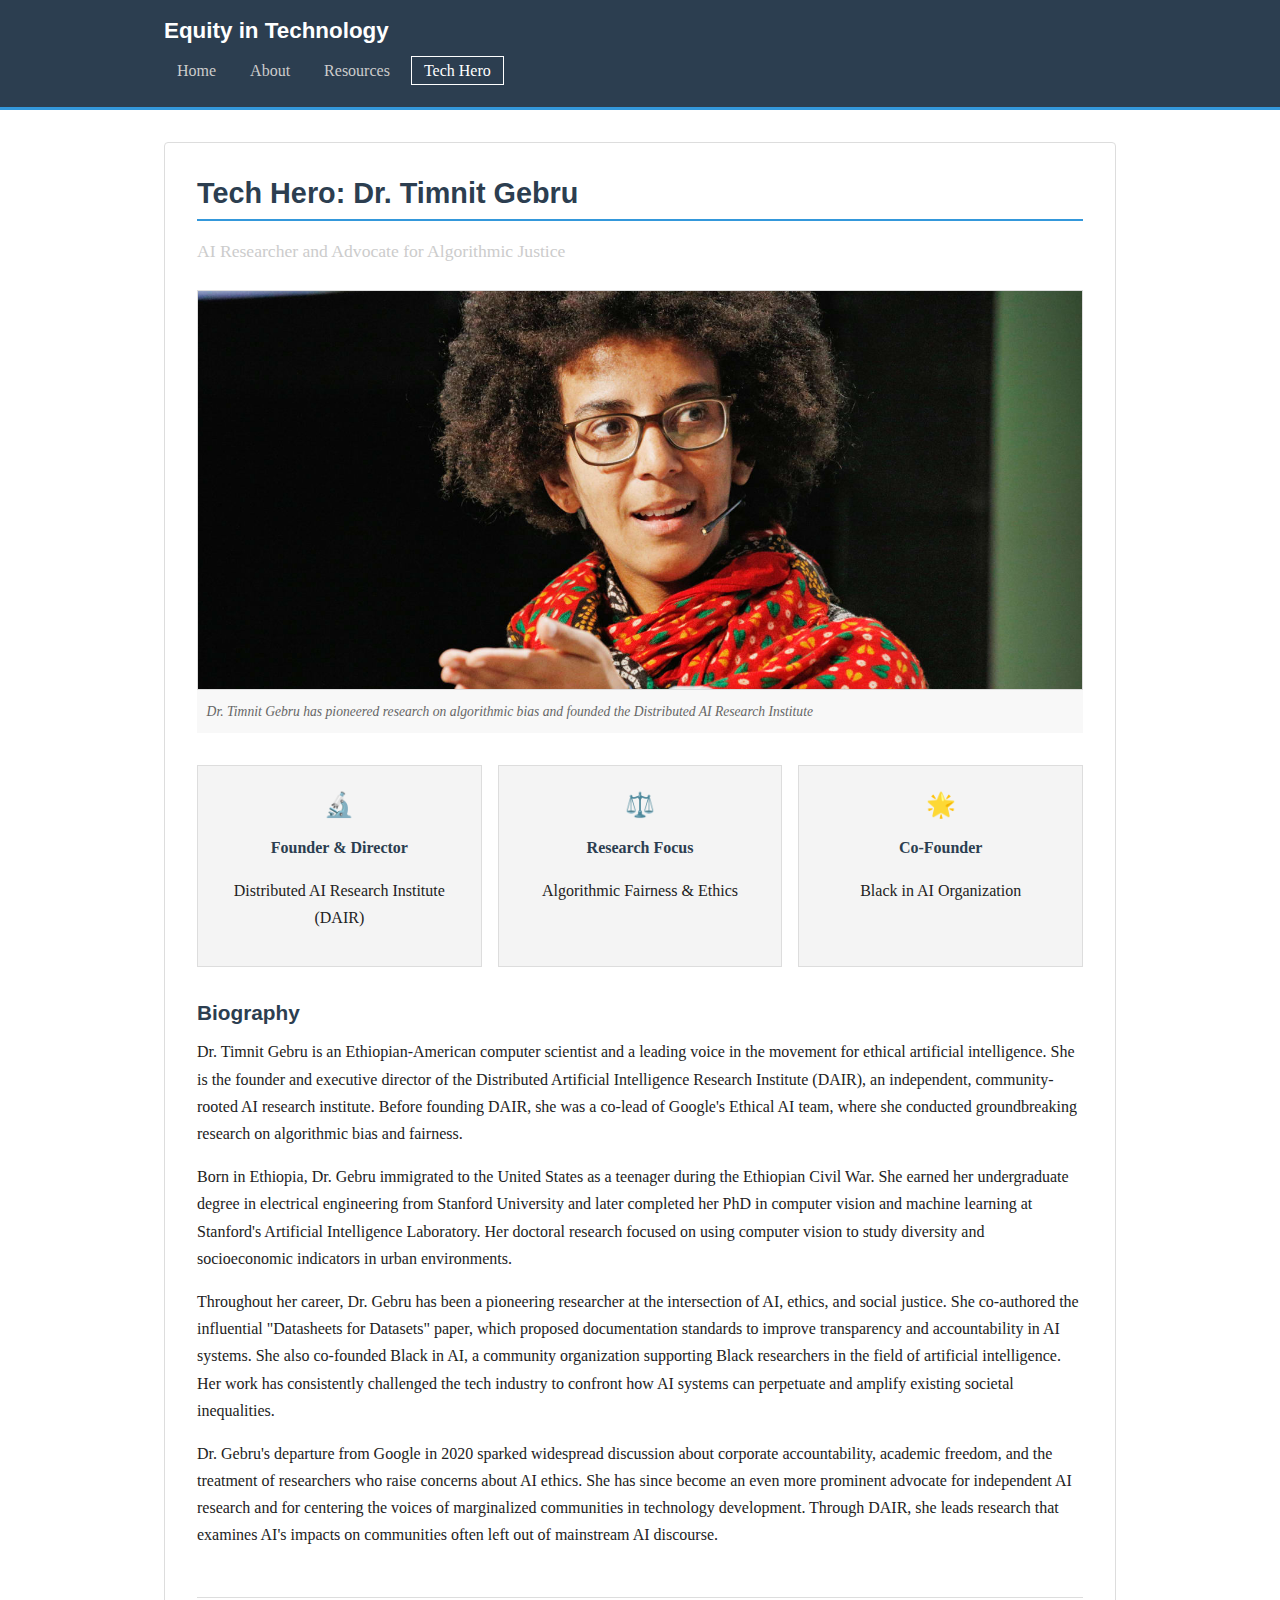
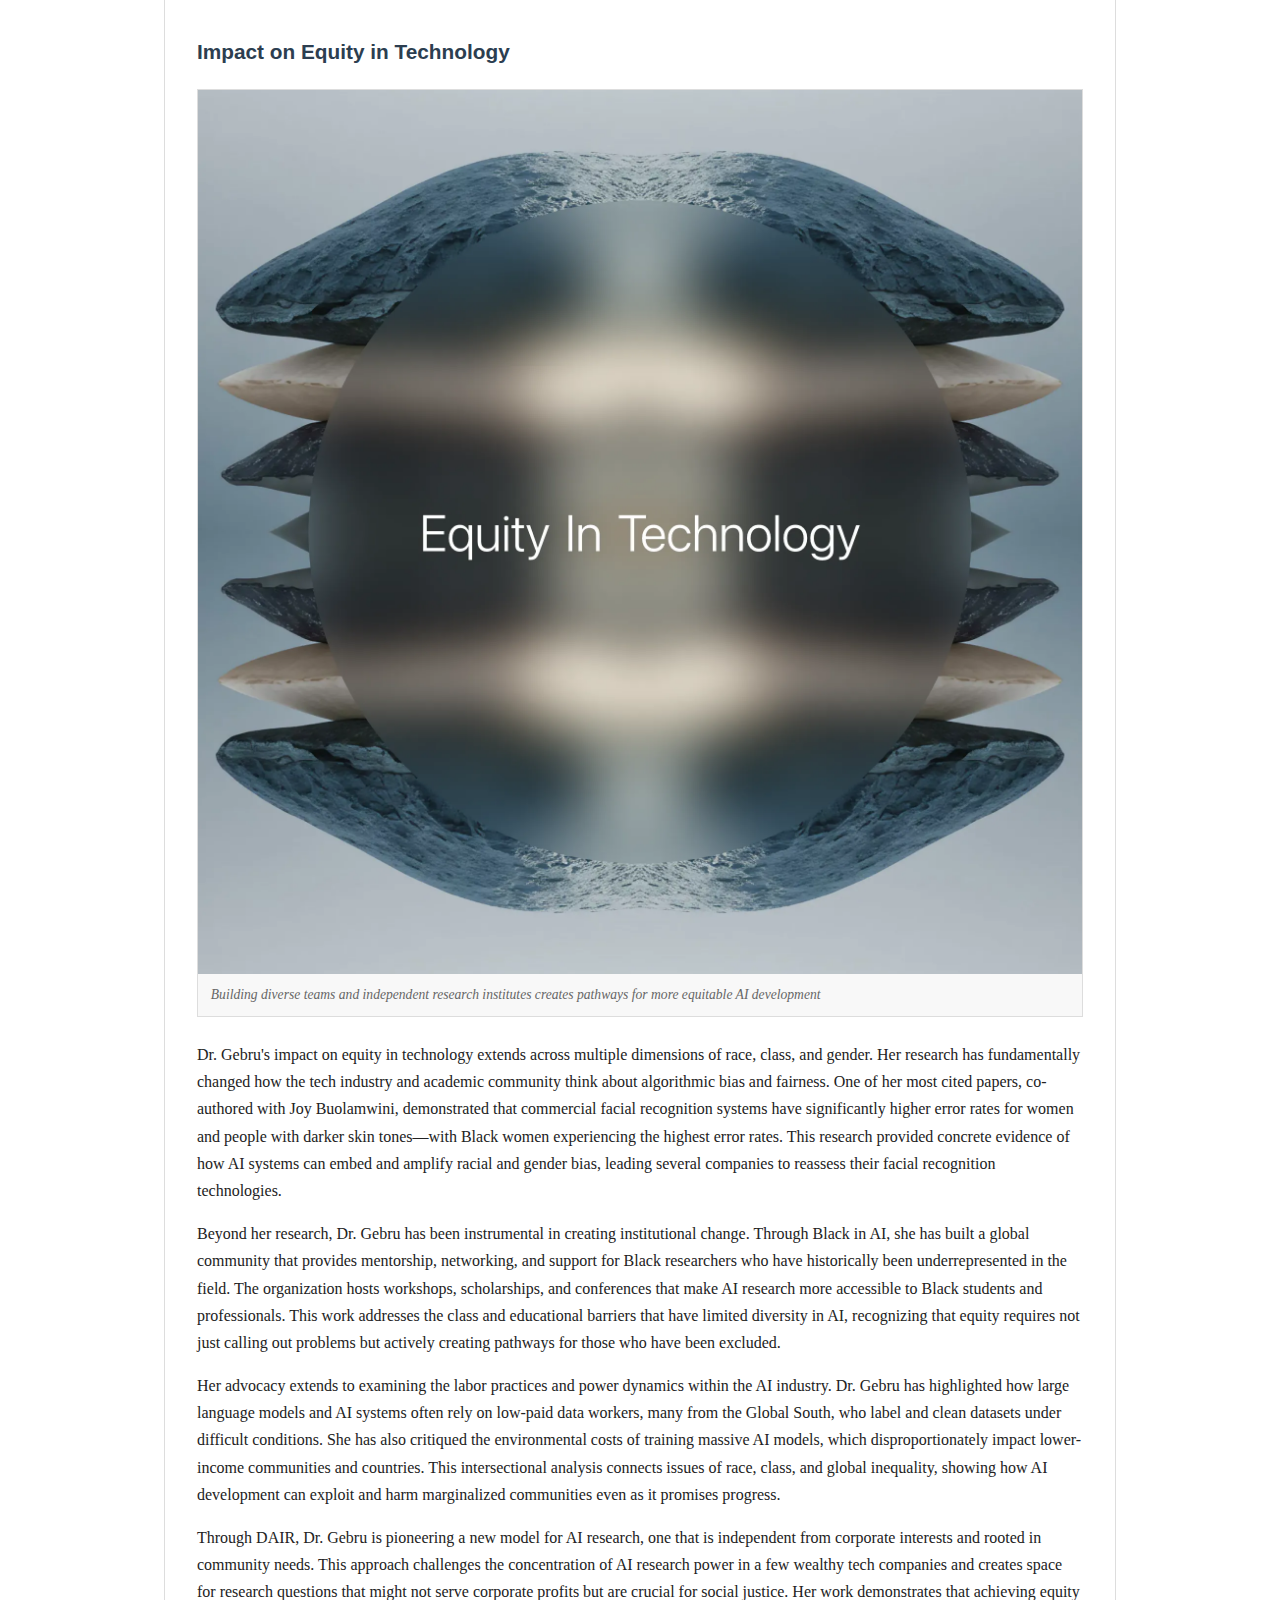
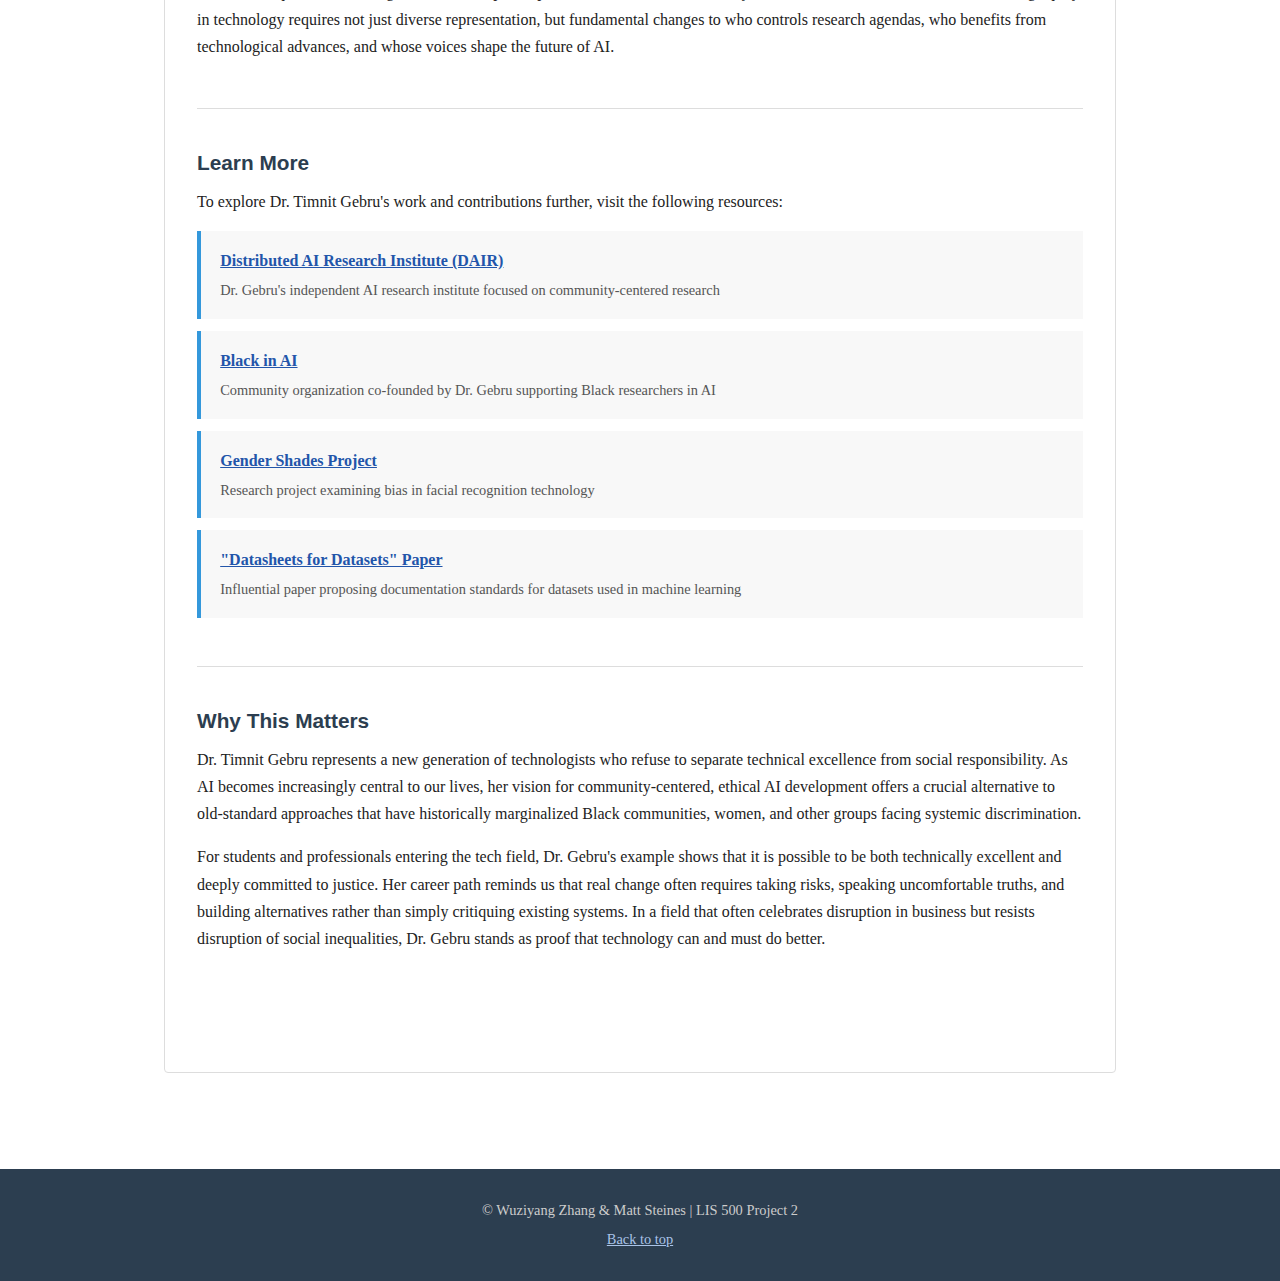
<file: techhero.html>
<!DOCTYPE html>
<html lang="en">
<head>
    <meta charset="UTF-8">
    <meta name="viewport" content="width=device-width, initial-scale=1.0">
    <meta name="description" content="Profile of Dr. Timnit Gebru - AI researcher and advocate for equity in technology">
    <title>Tech Hero | LIS 500 Project</title>
    <link rel="stylesheet" href="stylepage.css">
    <!-- Google Fonts for enhanced typography -->
    <link rel="preconnect" href="https://fonts.googleapis.com">
    <link rel="preconnect" href="https://fonts.gstatic.com" crossorigin>
    <link href="https://fonts.googleapis.com/css2?family=Poppins:wght@300;400;600;700&family=Inter:wght@300;400;500;600&display=swap" rel="stylesheet">
</head>
<body>
    <a href="#main-content" class="skip-link">Skip to main content</a>
    
    <!-- Nav Menu -->
    <header role="banner">
        <div class="container">
            <div class="header-content">
                <h1 class="site-title">Equity in Technology</h1>
                <!-- Mobile menu toggle button -->
                <button class="mobile-menu-toggle" aria-label="Toggle navigation menu" aria-expanded="false" aria-controls="primary-nav">
                    <span class="hamburger-line"></span>
                    <span class="hamburger-line"></span>
                    <span class="hamburger-line"></span>
                </button>
            </div>
            <nav role="navigation" aria-label="Main navigation">
                <ul class="nav-menu" id="primary-nav">
                    <li><a href="index.html">Home</a></li>
                    <li><a href="about.html">About</a></li>
                    <li><a href="resources.html">Resources</a></li>
                    <li><a href="techhero.html" class="active" aria-current="page">Tech Hero</a></li>
                </ul>
            </nav>
        </div>
    </header>

    <!-- Hero Biography/Profile - Timnit Gebru -->
    <main id="main-content" role="main">
        <!-- Animated scroll progress indicator -->
        <div class="progress-bar" role="progressbar" aria-label="Page scroll progress" aria-valuenow="0" aria-valuemin="0" aria-valuemax="100"></div>
        
        <div class="container">
            <article class="content-wrapper">
                <h2 class="page-title">Tech Hero: Dr. Timnit Gebru</h2>
                <p class="hero-subtitle">AI Researcher and Advocate for Algorithmic Justice</p>

                <!-- Hero profile image -->
                <figure class="hero-profile">
                    <img src="220124-timnit-gebru-mn-1350-99c3d0.jpg" 
                         alt="Professional woman technology researcher working on AI ethics" 
                         loading="lazy"
                         class="hero-image">
                    <figcaption>Dr. Timnit Gebru has pioneered research on algorithmic bias and founded the Distributed AI Research Institute</figcaption>
                </figure>

                <!-- Quick facts highlight section -->
                <div class="hero-highlights">
                    <div class="highlight-card">
                        <h3 class="sr-only">Role</h3>
                        <div class="highlight-icon" aria-hidden="true">🔬</div>
                        <p><strong>Founder & Director</strong></p>
                        <p>Distributed AI Research Institute (DAIR)</p>
                    </div>
                    <div class="highlight-card">
                        <h3 class="sr-only">Focus Area</h3>
                        <div class="highlight-icon" aria-hidden="true">⚖️</div>
                        <p><strong>Research Focus</strong></p>
                        <p>Algorithmic Fairness & Ethics</p>
                    </div>
                    <div class="highlight-card">
                        <h3 class="sr-only">Achievement</h3>
                        <div class="highlight-icon" aria-hidden="true">🌟</div>
                        <p><strong>Co-Founder</strong></p>
                        <p>Black in AI Organization</p>
                    </div>
                </div>

                <!-- Biography section providing background and career overview -->
                <section class="hero-section">
                    <h3>Biography</h3>
                    <p>
                        Dr. Timnit Gebru is an Ethiopian-American computer scientist and a leading voice in the movement 
                        for ethical artificial intelligence. She is the founder and executive director of the Distributed 
                        Artificial Intelligence Research Institute (DAIR), an independent, community-rooted AI research 
                        institute. Before founding DAIR, she was a co-lead of Google's Ethical AI team, where she conducted 
                        groundbreaking research on algorithmic bias and fairness.
                    </p>
                    <p>
                        Born in Ethiopia, Dr. Gebru immigrated to the United States as a teenager during the Ethiopian 
                        Civil War. She earned her undergraduate degree in electrical engineering from Stanford University 
                        and later completed her PhD in computer vision and machine learning at Stanford's Artificial 
                        Intelligence Laboratory. Her doctoral research focused on using computer vision to study diversity 
                        and socioeconomic indicators in urban environments.
                    </p>
                    <p>
                        Throughout her career, Dr. Gebru has been a pioneering researcher at the intersection of AI, 
                        ethics, and social justice. She co-authored the influential "Datasheets for Datasets" paper, 
                        which proposed documentation standards to improve transparency and accountability in AI systems. 
                        She also co-founded Black in AI, a community organization supporting Black researchers in the 
                        field of artificial intelligence. Her work has consistently challenged the tech industry to 
                        confront how AI systems can perpetuate and amplify existing societal inequalities.
                    </p>
                    <p>
                        Dr. Gebru's departure from Google in 2020 sparked widespread discussion about corporate 
                        accountability, academic freedom, and the treatment of researchers who raise concerns about 
                        AI ethics. She has since become an even more prominent advocate for independent AI research 
                        and for centering the voices of marginalized communities in technology development. Through 
                        DAIR, she leads research that examines AI's impacts on communities often left out of mainstream 
                        AI discourse.
                    </p>
                </section>

                <!-- contributions to equity in technology -->
                <section class="hero-section">
                    <h3>Impact on Equity in Technology</h3>
                    
                    <figure class="content-image">
                        <img src="equity-in-technology-term-image.webp" 
                             alt="Team of diverse researchers collaborating on technology project" 
                             loading="lazy">
                        <figcaption>Building diverse teams and independent research institutes creates pathways for more equitable AI development</figcaption>
                    </figure>
                    
                    <p>
                        Dr. Gebru's impact on equity in technology extends across multiple dimensions of race, class, 
                        and gender. Her research has fundamentally changed how the tech industry and academic community 
                        think about algorithmic bias and fairness. One of her most cited papers, co-authored with Joy 
                        Buolamwini, demonstrated that commercial facial recognition systems have significantly higher 
                        error rates for women and people with darker skin tones—with Black women experiencing the 
                        highest error rates. This research provided concrete evidence of how AI systems can embed and 
                        amplify racial and gender bias, leading several companies to reassess their facial recognition 
                        technologies.
                    </p>
                    <p>
                        Beyond her research, Dr. Gebru has been instrumental in creating institutional change. Through 
                        Black in AI, she has built a global community that provides mentorship, networking, and support 
                        for Black researchers who have historically been underrepresented in the field. The organization 
                        hosts workshops, scholarships, and conferences that make AI research more accessible to Black 
                        students and professionals. This work addresses the class and educational barriers that have 
                        limited diversity in AI, recognizing that equity requires not just calling out problems but 
                        actively creating pathways for those who have been excluded.
                    </p>
                    <p>
                        Her advocacy extends to examining the labor practices and power dynamics within the AI industry. 
                        Dr. Gebru has highlighted how large language models and AI systems often rely on low-paid data 
                        workers, many from the Global South, who label and clean datasets under difficult conditions. 
                        She has also critiqued the environmental costs of training massive AI models, which 
                        disproportionately impact lower-income communities and countries. This intersectional analysis 
                        connects issues of race, class, and global inequality, showing how AI development can exploit 
                        and harm marginalized communities even as it promises progress.
                    </p>
                    <p>
                        Through DAIR, Dr. Gebru is pioneering a new model for AI research, one that is independent from 
                        corporate interests and rooted in community needs. This approach challenges the concentration 
                        of AI research power in a few wealthy tech companies and creates space for research questions 
                        that might not serve corporate profits but are crucial for social justice. Her work demonstrates 
                        that achieving equity in technology requires not just diverse representation, but fundamental 
                        changes to who controls research agendas, who benefits from technological advances, and whose 
                        voices shape the future of AI.
                    </p>
                </section>

                <!-- Resources section with links  -->
                <section class="hero-section">
                    <h3>Learn More</h3>
                    <p>
                        To explore Dr. Timnit Gebru's work and contributions further, visit the following resources:
                    </p>
                    <ul class="resource-list">
                        <li>
                            <a href="https://www.dair-institute.org/" target="_blank" rel="noopener noreferrer">
                                Distributed AI Research Institute (DAIR)
                            </a>
                            <p>Dr. Gebru's independent AI research institute focused on community-centered research</p>
                        </li>
                        <li>
                            <a href="https://blackinai.github.io/" target="_blank" rel="noopener noreferrer">
                                Black in AI
                            </a>
                            <p>Community organization co-founded by Dr. Gebru supporting Black researchers in AI</p>
                        </li>
                        <li>
                            <a href="http://gendershades.org/" target="_blank" rel="noopener noreferrer">
                                Gender Shades Project
                            </a>
                            <p>Research project examining bias in facial recognition technology</p>
                        </li>
                        <li>
                            <a href="https://arxiv.org/abs/1803.09010" target="_blank" rel="noopener noreferrer">
                                "Datasheets for Datasets" Paper
                            </a>
                            <p>Influential paper proposing documentation standards for datasets used in machine learning</p>
                        </li>
                    </ul>
                </section>

                <!-- Concluding reflection  -->
                <section class="hero-section">
                    <h3>Why This Matters</h3>
                    <p>
                        Dr. Timnit Gebru represents a new generation of technologists who refuse to separate technical 
                        excellence from social responsibility. As AI becomes increasingly central to our lives, 
                        her vision for community-centered, ethical AI development offers a crucial alternative to 
                        old-standard approaches that have historically marginalized Black communities, women, and 
                        other groups facing systemic discrimination.
                    </p>
                    <p>
                        For students and professionals entering the tech field, Dr. Gebru's example shows that it is 
                        possible to be both technically excellent and deeply committed to justice. Her career path 
                        reminds us that real change often requires taking risks, speaking uncomfortable truths, and 
                        building alternatives rather than simply critiquing existing systems. In a field that often 
                        celebrates disruption in business but resists disruption of social inequalities, Dr. Gebru 
                        stands as proof that technology can and must do better.
                    </p>
                </section>
            </article>
        </div>
    </main>

    <!-- Footer with course information -->
    <footer role="contentinfo">
        <div class="container">
            <p>&copy; Wuziyang Zhang & Matt Steines | LIS 500 Project 2</p>
            <p class="accessibility-statement">
                <a href="#main-content">Back to top</a>
        
            </p>
        </div>
    </footer>


</body>
</html>
</file>
<file: stylepage.css>
/* ================================
   LIS 500 - CSS Sheet - Matt Steines & Wuziyang Zhang
   ================================ */

/* --- Reset & Base --- */
* {
    margin: 0;
    padding: 0;
    box-sizing: border-box;
}

body {
    font-family: Georgia, serif;
    font-size: 16px;
    line-height: 1.7;
    color: #222;
    background-color: #fff;
}

h1, h2, h3, h4, h5, h6 {
    font-family: Arial, sans-serif;
    line-height: 1.3;
    margin-bottom: 0.75rem;
    color: #111;
}

h1 { font-size: 1.8rem; }
h2 { font-size: 1.6rem; }
h3 { font-size: 1.3rem; }
h4 { font-size: 1.1rem; }

p {
    margin-bottom: 1rem;
}

a {
    color: #2255aa;
    text-decoration: underline;
}

a:hover {
    color: #003388;
}

ul {
    margin-left: 1.5rem;
    margin-bottom: 1rem;
}

li {
    margin-bottom: 0.4rem;
}

img {
    max-width: 100%;
    height: auto;
    display: block;
}

/* --- Accessibility --- */
.skip-link {
    position: absolute;
    top: -999px;
    left: 0;
    background: #000;
    color: #fff;
    padding: 0.5rem 1rem;
    z-index: 9999;
}

.skip-link:focus {
    top: 0;
}

.sr-only {
    position: absolute;
    width: 1px;
    height: 1px;
    overflow: hidden;
    clip: rect(0,0,0,0);
    white-space: nowrap;
}

/* --- Layout --- */
.container {
    max-width: 1000px;
    margin: 0 auto;
    padding: 0 1.5rem;
}

/* --- Header & Nav --- */
header {
    background-color: #2c3e50;
    color: #fff;
    padding: 1rem 0;
    border-bottom: 3px solid #3498db;
}

.header-content {
    display: flex;
    justify-content: space-between;
    align-items: center;
}

.site-title {
    color: #fff;
    font-size: 1.4rem;
    margin-bottom: 0;
}

nav {
    margin-top: 0.75rem;
}

.nav-menu {
    list-style: none;
    margin: 0;
    display: flex;
    gap: 0.5rem;
    flex-wrap: wrap;
}

.nav-menu a {
    color: #ccc;
    text-decoration: none;
    padding: 0.3rem 0.75rem;
    border: 1px solid transparent;
}

.nav-menu a:hover,
.nav-menu a.active {
    color: #fff;
    border-color: #fff;
}

/* Hide hamburger — nav always visible without JS */
.mobile-menu-toggle {
    display: none;
}

/* Progress bar hidden without JS */
.progress-bar {
    display: none;
}

/* --- Main content --- */
main {
    padding: 2rem 0 3rem;
    min-height: calc(100vh - 200px);
}

.content-wrapper {
    background: #fff;
    border: 1px solid #ddd;
    padding: 2rem;
    border-radius: 4px;
}

.page-title {
    font-size: 1.8rem;
    color: #2c3e50;
    border-bottom: 2px solid #3498db;
    padding-bottom: 0.4rem;
    margin-bottom: 1rem;
}

.page-intro {
    color: #555;
    font-style: italic;
    margin-bottom: 2rem;
    font-size: 1.05rem;
}

/* --- Hero section (index page) --- */
.hero {
    background-color: #2c3e50;
    color: #fff;
    padding: 3rem 1.5rem;
    text-align: center;
    margin-bottom: 2rem;
}

.hero-title {
    font-size: 2rem;
    color: #fff;
    margin-bottom: 0.75rem;
}

.hero-subtitle {
    font-size: 1.1rem;
    color: #ccc;
    margin-bottom: 1rem;
}

.hero-description {
    max-width: 700px;
    margin: 0 auto 1.5rem;
    color: #ddd;
    font-size: 1rem;
}

/* --- Video embed --- */
.video-container {
    max-width: 700px;
    margin: 1.5rem auto 0;
}

.video-container iframe {
    width: 100%;
    height: 394px;
    border: none;
    display: block;
}

.video-caption {
    font-size: 0.85rem;
    color: #aaa;
    margin-top: 0.5rem;
    text-align: center;
}

/* --- Stats section --- */
.stats-section {
    background-color: #f4f4f4;
    padding: 2rem 0;
    margin-bottom: 2rem;
    border-top: 1px solid #ddd;
    border-bottom: 1px solid #ddd;
}

.stats-grid {
    display: flex;
    gap: 1.5rem;
    justify-content: center;
    flex-wrap: wrap;
}

.stat-card {
    text-align: center;
    padding: 1.5rem 2rem;
    border: 1px solid #ccc;
    background: #fff;
    min-width: 160px;
}

.stat-icon {
    font-size: 1.5rem;
    margin-bottom: 0.5rem;
}

.stat-number {
    font-size: 2rem;
    font-weight: bold;
    color: #2c3e50;
}

.stat-label {
    font-size: 0.9rem;
    color: #666;
}

/* --- Cards (index page) --- */
.intro-cards {
    padding: 2rem 0;
}

.card-grid {
    display: grid;
    grid-template-columns: repeat(3, 1fr);
    gap: 1.5rem;
}

.card {
    border: 1px solid #ccc;
    background: #fff;
}

.card-image img {
    width: 100%;
    height: 180px;
    object-fit: cover;
}

.card-content {
    padding: 1.2rem;
}

.card-content h3 {
    margin-bottom: 0.5rem;
}

.btn {
    display: inline-block;
    margin-top: 0.75rem;
    padding: 0.4rem 1rem;
    background-color: #2c3e50;
    color: #fff;
    text-decoration: none;
    font-size: 0.9rem;
}

.btn:hover {
    background-color: #3498db;
    color: #fff;
}

/* --- Quote section --- */
.quote-section {
    background-color: #f4f4f4;
    padding: 2.5rem 1.5rem;
    margin: 2rem 0;
    border-left: 5px solid #3498db;
}

.featured-quote {
    max-width: 700px;
    margin: 0 auto;
    text-align: center;
    font-size: 1.2rem;
    font-style: italic;
    color: #333;
}

.featured-quote footer {
    margin-top: 1rem;
    font-style: normal;
    font-size: 1rem;
    color: #555;
}

/* --- Profile image (about page) --- */
.profile-image {
    width: 250px;
    height: 250px;
    object-fit: cover;
    border-radius: 50%;
    margin: 0 auto 1rem;
    display: block;
    border: 3px solid #2c3e50;
}

/* --- Content sections --- */
.about-section,
.resource-section,
.hero-section {
    margin-bottom: 2.5rem;
    padding-bottom: 2rem;
    border-bottom: 1px solid #ddd;
}

.about-section:last-child,
.resource-section:last-child,
.hero-section:last-child {
    border-bottom: none;
}

.about-section h3,
.resource-section h3,
.hero-section h3 {
    color: #2c3e50;
    margin-bottom: 0.75rem;
}

/* --- Content image with caption --- */
.content-image {
    margin: 1.5rem 0;
    border: 1px solid #ddd;
}

.content-image img {
    width: 100%;
}

.content-image figcaption {
    padding: 0.6rem 0.8rem;
    background: #f8f8f8;
    font-size: 0.85rem;
    color: #666;
    font-style: italic;
}

/* --- Table of contents (resources page) --- */
.toc {
    background: #f8f8f8;
    border-left: 4px solid #3498db;
    padding: 1.2rem 1.5rem;
    margin-bottom: 2rem;
}

.toc h3 {
    margin-bottom: 0.75rem;
    color: #2c3e50;
}

.toc ul {
    list-style: none;
    margin: 0;
}

.toc li {
    margin-bottom: 0.4rem;
}

.toc a {
    text-decoration: none;
    color: #2255aa;
}

.toc a:hover {
    text-decoration: underline;
}

/* --- Resource list --- */
.resource-list {
    list-style: none;
    margin-left: 0;
}

.resource-list li {
    padding: 1rem 1.2rem;
    margin-bottom: 0.75rem;
    background: #f8f8f8;
    border-left: 4px solid #3498db;
}

.resource-list a {
    font-weight: bold;
    font-size: 1rem;
    display: block;
    margin-bottom: 0.25rem;
}

.resource-list p {
    margin: 0;
    color: #555;
    font-size: 0.9rem;
}

/* --- Tech hero image --- */
.hero-profile {
    margin: 1.5rem 0 2rem;
}

.hero-image {
    width: 100%;
    max-height: 400px;
    object-fit: cover;
    border: 1px solid #ddd;
}

.hero-profile figcaption {
    padding: 0.6rem;
    background: #f8f8f8;
    font-size: 0.85rem;
    color: #666;
    font-style: italic;
}

/* --- Highlight cards (tech hero page) --- */
.hero-highlights {
    display: grid;
    grid-template-columns: repeat(3, 1fr);
    gap: 1rem;
    margin: 1.5rem 0 2rem;
}

.highlight-card {
    text-align: center;
    padding: 1.2rem;
    background: #f4f4f4;
    border: 1px solid #ddd;
}

.highlight-icon {
    font-size: 1.5rem;
    margin-bottom: 0.5rem;
}

.highlight-card strong {
    display: block;
    color: #2c3e50;
    margin-bottom: 0.25rem;
}

/* --- Team layout (about page) --- */
.team-container {
    display: grid;
    grid-template-columns: 1fr 1fr;
    gap: 2rem;
    margin: 2rem 0;
}

.team-member {
    border: 1px solid #ddd;
    padding: 1.5rem;
    background: #fafafa;
}

.team-member h3 {
    color: #2c3e50;
    border-bottom: 2px solid #3498db;
    padding-bottom: 0.4rem;
    margin-bottom: 0.4rem;
}

.team-member h4 {
    color: #444;
    margin-top: 1.5rem;
}

.team-member .major {
    color: #666;
    font-style: italic;
    margin-bottom: 1rem;
    text-align: center;
}

.team-member-section {
    margin-bottom: 1.5rem;
    padding-bottom: 1.2rem;
    border-bottom: 1px solid #eee;
}

.team-member-section:last-child {
    border-bottom: none;
}

/* --- Highlight box --- */
.highlight-box {
    background: #f0f4ff;
    border-left: 4px solid #3498db;
    padding: 1rem 1.2rem;
    margin: 1rem 0;
}

.highlight-box h5 {
    color: #2c3e50;
    margin-bottom: 0.4rem;
    font-size: 1rem;
}

.highlight-box p {
    margin: 0;
    font-size: 0.95rem;
}

.lead-text {
    font-size: 1.1rem;
    color: #444;
}

/* --- Footer --- */
footer {
    background-color: #2c3e50;
    color: #ccc;
    text-align: center;
    padding: 1.5rem 0;
    margin-top: 3rem;
}

footer p {
    margin: 0.3rem 0;
    font-size: 0.9rem;
}

.accessibility-statement a {
    color: #aac4e8;
}

/* --- Responsive --- */
@media (max-width: 768px) {
    .card-grid {
        grid-template-columns: 1fr;
    }

    .hero-highlights {
        grid-template-columns: 1fr;
    }

    .team-container {
        grid-template-columns: 1fr;
    }

    .stats-grid {
        flex-direction: column;
        align-items: center;
    }

    .video-container iframe {
        height: 220px;
    }

    h1 { font-size: 1.5rem; }
    h2 { font-size: 1.3rem; }
}

/* --- Print --- */
@media print {
    header, footer, nav, .btn, .progress-bar, .video-container, .stats-section {
        display: none;
    }
    body {
        color: #000;
        background: #fff;
    }
}
</file>
